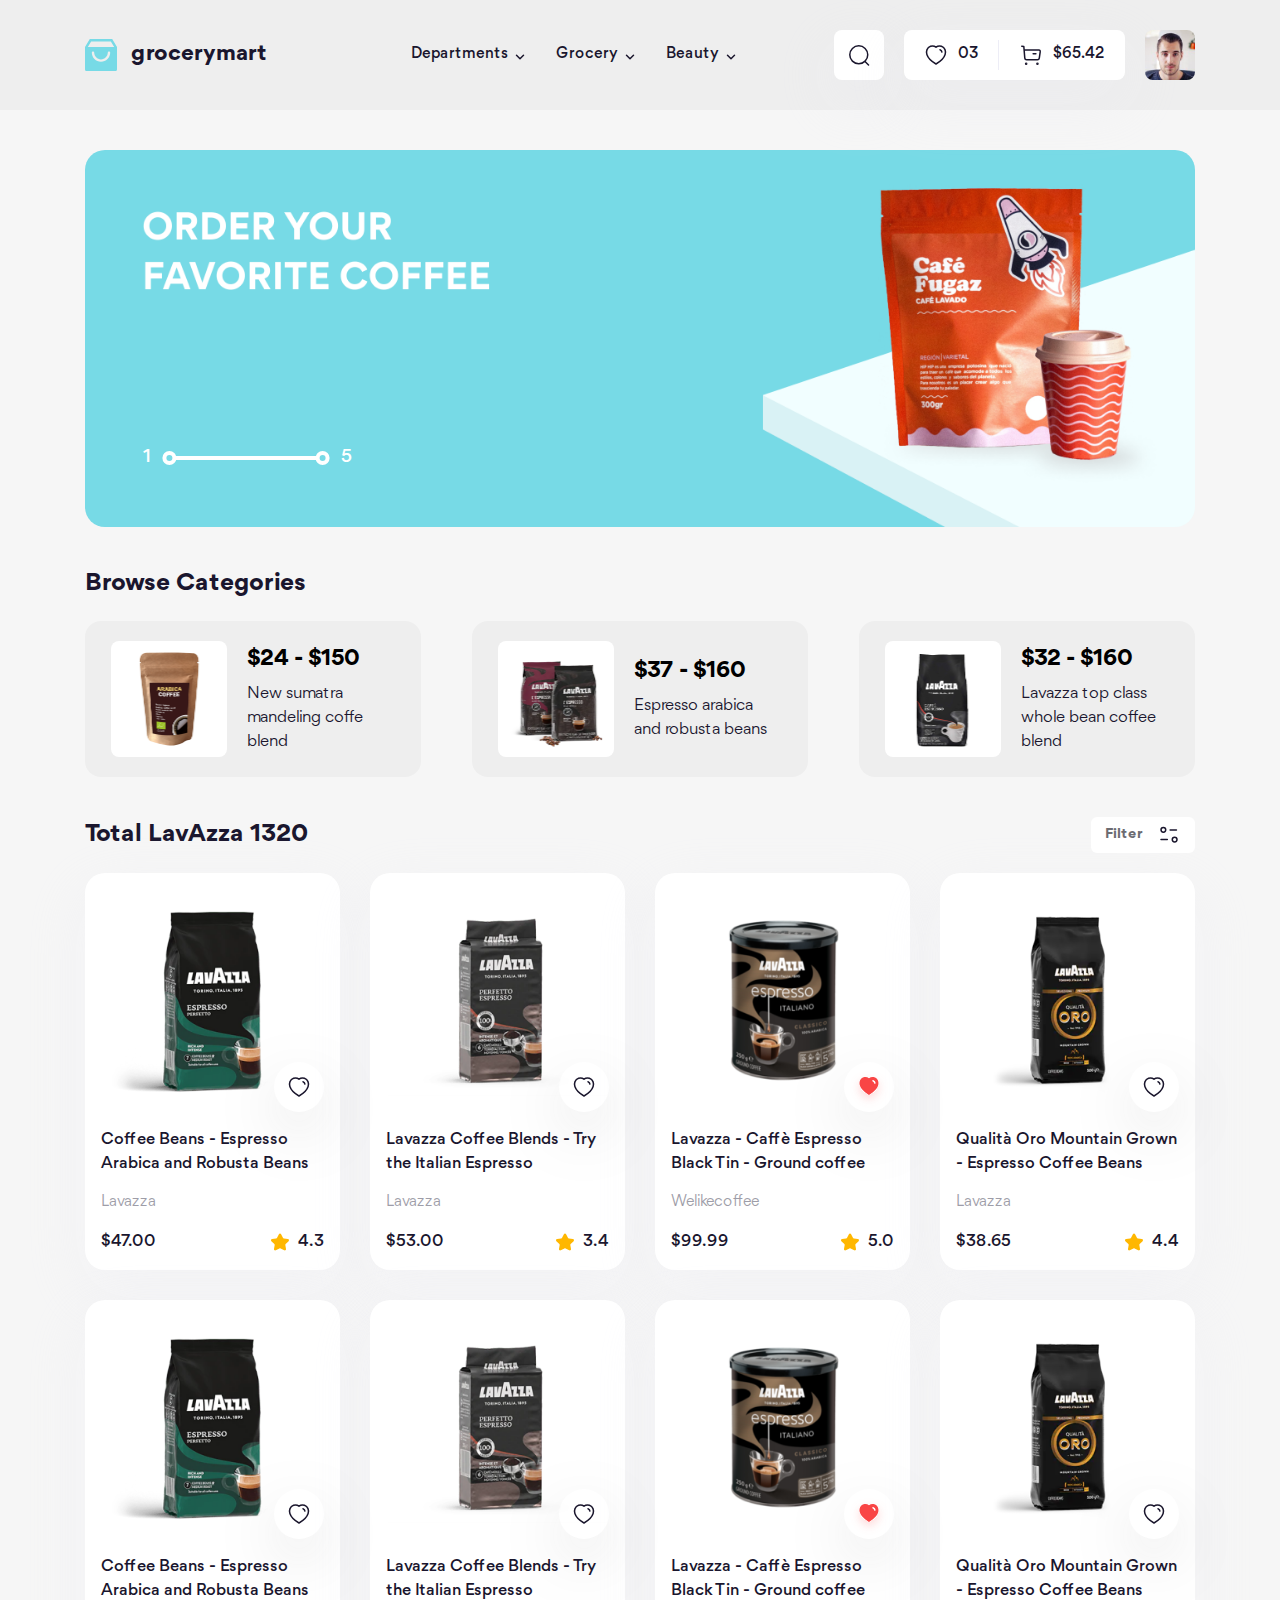
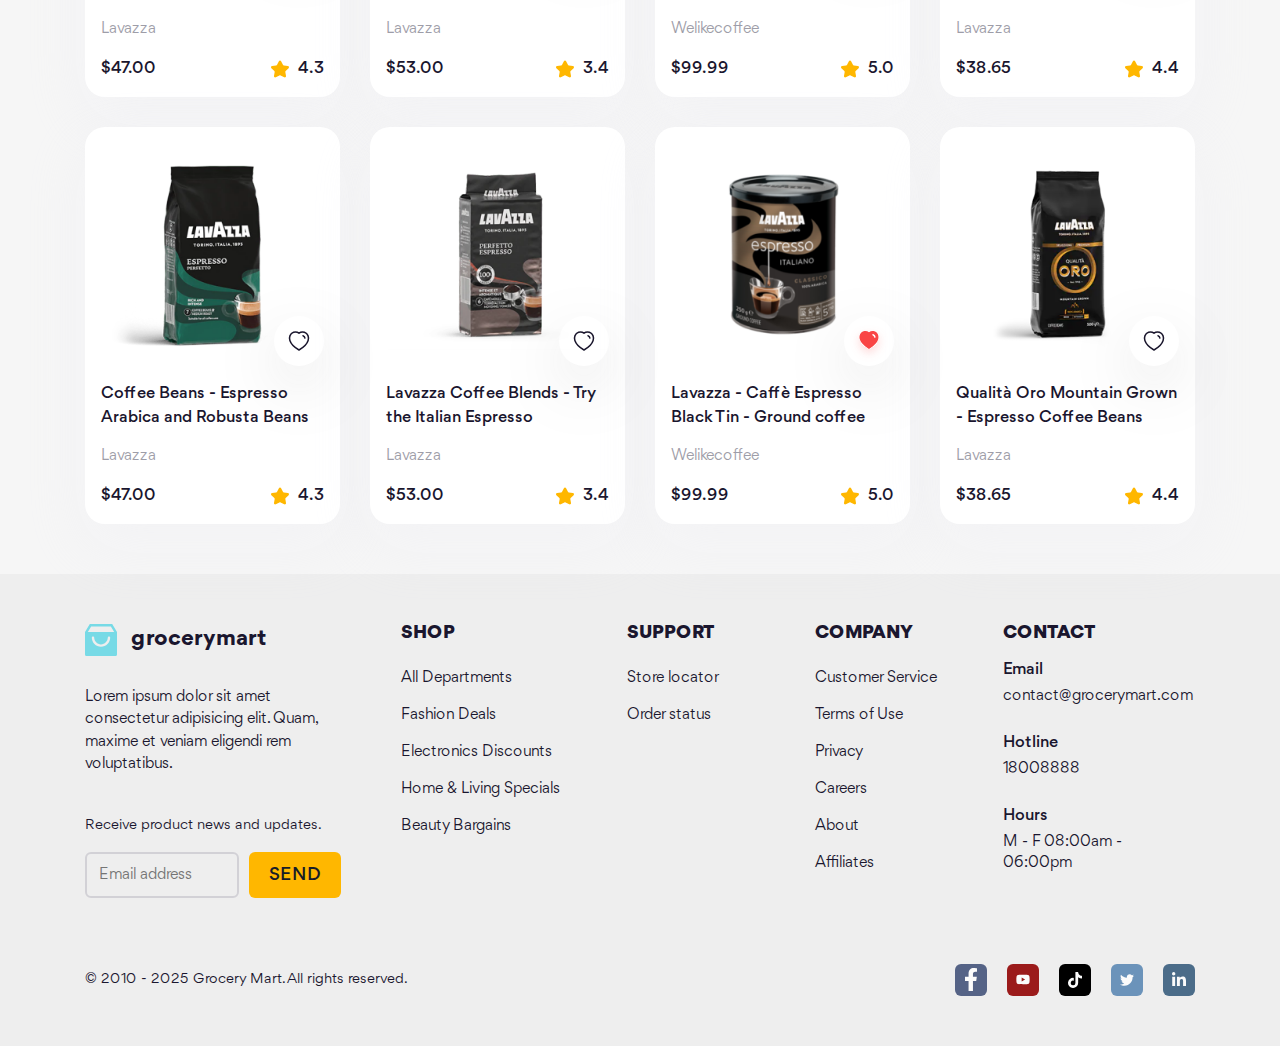
<file: index.html>
<!DOCTYPE html>
<html lang="en">
  <head>
    <meta charset="UTF-8" />
    <meta name="viewport" content="width=device-width, initial-scale=1.0" />
    <title>Grocery Mart</title>

    <!-- Favicon -->
    <link
      rel="apple-touch-icon"
      sizes="76x76"
      href="./assets/favicon/apple-touch-icon.png"
    />
    <link
      rel="icon"
      type="image/png"
      sizes="32x32"
      href="./assets/favicon/favicon-32x32.png"
    />
    <link
      rel="icon"
      type="image/png"
      sizes="16x16"
      href="./assets/favicon/favicon-16x16.png"
    />
    <link rel="manifest" href="./assets/favicon/site.webmanifest" />
    <meta name="msapplication-TileColor" content="#da532c" />
    <meta name="theme-color" content="#ffffff" />

    <!-- Fonts -->
    <link rel="stylesheet" href="./assets/fonts/stylesheet.css" />

    <!-- Styles -->
    <link rel="stylesheet" href="./assets/css/main.css" />

    <!-- Scripts -->
    <script src="./assets/js/scripts.js"></script>
  </head>
  <body>
    <!-- Header -->
    <header id="header" class="header"></header>
    <script>
      load("#header", "./templates/header.html");
    </script>

    <!-- MAIN -->
    <main class="container home">
      <!-- Slideshow -->
      <div class="home__container">
        <div class="slideshow">
          <div class="slideshow__inner">
            <div class="slideshow__item">
              <a href="#!" class="slideshow__link">
                <picture>
                  <source
                    media="(max-width: 767.98px)"
                    srcset="./assets/img/slideshow/item-1-md.png"
                  />
                  <img
                    src="./assets/img/slideshow/item-1.png"
                    alt=""
                    class="slideshow__img"
                  />
                </picture>
              </a>
            </div>
          </div>

          <div class="slideshow__page">
            <span class="slideshow__num">1</span>
            <span class="slideshow__slider"></span>
            <span class="slideshow__num">5</span>
          </div>
        </div>
      </div>

      <!-- Browse Categories -->
      <section class="home__container">
        <div class="home__row">
          <h2 class="home__heading">Browse Categories</h2>
        </div>
        <div class="home__cate row row-cols-3 row-cols-md-1">
          <!-- Category item 1 -->
          <div class="col">
            <a href="#!">
              <article class="cate-item">
                <img
                  src="./assets/img/category-item/item-1.png"
                  alt=""
                  class="cate-item__thumb"
                />
                <div class="cate-item__info">
                  <h3 class="cate-item__title">$24 - $150</h3>
                  <p class="cate-item__desc">
                    New sumatra mandeling coffe blend
                  </p>
                </div>
              </article>
            </a>
          </div>

          <!-- Category item 2 -->
          <div class="col">
            <a href="#!">
              <article class="cate-item">
                <img
                  src="./assets/img/category-item/item-2.png"
                  alt=""
                  class="cate-item__thumb"
                />
                <div class="cate-item__info">
                  <h3 class="cate-item__title">$37 - $160</h3>
                  <p class="cate-item__desc">
                    Espresso arabica and robusta beans
                  </p>
                </div>
              </article>
            </a>
          </div>

          <!-- Category item 3 -->
          <div class="col">
            <a href="#!">
              <article class="cate-item">
                <img
                  src="./assets/img/category-item/item-3.png"
                  alt=""
                  class="cate-item__thumb"
                />
                <div class="cate-item__info">
                  <h3 class="cate-item__title">$32 - $160</h3>
                  <p class="cate-item__desc">
                    Lavazza top class whole bean coffee blend
                  </p>
                </div>
              </article>
            </a>
          </div>
        </div>
      </section>

      <!-- Browse Products -->
      <section class="home__container">
        <div class="home__row">
          <h2 class="home__heading">Total LavAzza 1320</h2>
          <div class="filter-wrap">
            <button class="filter-btn js-toggle" toggle-target="#home-filter">
              Filter
              <img
                src="./assets/icons/filter.svg"
                alt=""
                class="filter-btn__icon icon"
              />
            </button>

            <div id="home-filter" class="filter hide">
              <img
                src="./assets/icons/arrow-up.png"
                alt=""
                class="filter__arrow"
              />
              <h3 class="filter__heading">Filter</h3>
              <form action="" class="filter__form">
                <div class="filter__row filter__content">
                  <!-- Filter column 1 -->
                  <div class="filter__col">
                    <label for="" class="filter__form-label">Price</label>
                    <div class="filter__form-group">
                      <div
                        class="filter__form-slider"
                        style="--min-value: 10%; --max-value: 60%"
                      ></div>
                    </div>
                    <div class="filter__form-group filter__form-group--inline">
                      <div>
                        <label
                          for=""
                          class="filter__form-label filter__form-label--small"
                        >
                          Minimum
                        </label>
                        <div
                          class="filter__form-text-input filter__form-text-input--small"
                        >
                          <input
                            type="text"
                            name=""
                            id=""
                            class="filter__form-input"
                            value="$30.00"
                          />
                        </div>
                      </div>
                      <div>
                        <label
                          for=""
                          class="filter__form-label filter__form-label--small"
                        >
                          Maximum
                        </label>
                        <div
                          class="filter__form-text-input filter__form-text-input--small"
                        >
                          <input
                            type="text"
                            name=""
                            id=""
                            class="filter__form-input"
                            value="$100.00"
                          />
                        </div>
                      </div>
                    </div>
                  </div>

                  <div class="filter__separate"></div>

                  <!-- Filter column 2 -->
                  <div class="filter__col">
                    <label for="" class="filter__form-label">Size/Weight</label>
                    <div class="filter__form-group">
                      <div class="filter__form-select-wrap">
                        <div class="filter__form-select" style="--width: 158px">
                          500g
                          <img
                            src="./assets/icons/select-arrow.svg"
                            alt=""
                            class="filter__form-select-arrow icon"
                          />
                        </div>
                        <div class="filter__form-select">
                          Gram
                          <img
                            src="./assets/icons/select-arrow.svg"
                            alt=""
                            class="filter__form-select-arrow icon"
                          />
                        </div>
                      </div>
                    </div>
                    <div class="filter__form-group">
                      <div class="filter__form-tags">
                        <button class="filter__form-tag">Small</button>
                        <button class="filter__form-tag">Medium</button>
                        <button class="filter__form-tag">Large</button>
                      </div>
                    </div>
                  </div>

                  <div class="filter__separate"></div>

                  <!-- Filter column 3 -->
                  <div class="filter__col">
                    <label for="" class="filter__form-label">Brand</label>
                    <div class="filter__form-group">
                      <div class="filter__form-text-input">
                        <input
                          type="text"
                          name=""
                          id=""
                          placeholder="Search brand name"
                          class="filter__form-input"
                        />
                        <img
                          src="./assets/icons/search.svg"
                          alt=""
                          class="filter__form-input-icon icon"
                        />
                      </div>
                    </div>
                    <div class="filter__form-group">
                      <div class="filter__form-tags">
                        <button class="filter__form-tag">Lavazza</button>
                        <button class="filter__form-tag">Nescafe</button>
                        <button class="filter__form-tag">Starbucks</button>
                      </div>
                    </div>
                  </div>
                </div>
                <div class="filter__row filter__footer">
                  <button
                    class="btn btn--text filter__cancel js-toggle"
                    toggle-target="#home-filter"
                  >
                    Cancel
                  </button>
                  <button
                    class="btn btn--primary filter__submit js-toggle"
                    toggle-target="#home-filter"
                  >
                    Show Result
                  </button>
                </div>
              </form>
            </div>
          </div>
        </div>

        <div class="row row-cols-4 row-cols-lg-2 row-cols-sm-1 g-3">
          <!-- Product card 1 -->
          <div class="col">
            <article class="product-card">
              <div class="product-card__img-wrap">
                <a href="#!">
                  <img
                    src="./assets/img/product/item-1.png"
                    alt=""
                    class="product-card__thumb"
                  />
                </a>
                <button class="like-btn product-card__like-btn">
                  <img
                    src="./assets/icons/heart.svg"
                    alt=""
                    class="like-btn__icon icon"
                  />
                  <img
                    src="./assets/icons/heart-red.svg"
                    alt=""
                    class="like-btn__icon--liked"
                  />
                </button>
              </div>
              <h3 class="product-card__title">
                <a href="#!"
                  >Coffee Beans - Espresso Arabica and Robusta Beans</a
                >
              </h3>
              <p class="product-card__brand">Lavazza</p>
              <div class="product-card__row">
                <span class="product-card__price">$47.00</span>
                <img
                  src="./assets/icons/star.svg"
                  alt=""
                  class="product-card__star"
                />
                <span class="product-card__score">4.3</span>
              </div>
            </article>
          </div>

          <!-- Product card 2 -->
          <div class="col">
            <article class="product-card">
              <div class="product-card__img-wrap">
                <a href="#!">
                  <img
                    src="./assets/img/product/item-2.png"
                    alt=""
                    class="product-card__thumb"
                  />
                </a>
                <button class="like-btn product-card__like-btn">
                  <img
                    src="./assets/icons/heart.svg"
                    alt=""
                    class="like-btn__icon icon"
                  />
                  <img
                    src="./assets/icons/heart-red.svg"
                    alt=""
                    class="like-btn__icon--liked"
                  />
                </button>
              </div>
              <h3 class="product-card__title">
                <a href="#!"
                  >Lavazza Coffee Blends - Try the Italian Espresso</a
                >
              </h3>
              <p class="product-card__brand">Lavazza</p>
              <div class="product-card__row">
                <span class="product-card__price">$53.00</span>
                <img
                  src="./assets/icons/star.svg"
                  alt=""
                  class="product-card__star"
                />
                <span class="product-card__score">3.4</span>
              </div>
            </article>
          </div>

          <!-- Product card 3 -->
          <div class="col">
            <article class="product-card">
              <div class="product-card__img-wrap">
                <a href="#!">
                  <img
                    src="./assets/img/product/item-3.png"
                    alt=""
                    class="product-card__thumb"
                  />
                </a>
                <button class="like-btn like-btn--liked product-card__like-btn">
                  <img
                    src="./assets/icons/heart.svg"
                    alt=""
                    class="like-btn__icon icon"
                  />
                  <img
                    src="./assets/icons/heart-red.svg"
                    alt=""
                    class="like-btn__icon--liked"
                  />
                </button>
              </div>
              <h3 class="product-card__title">
                <a href="#!"
                  >Lavazza - Caffè Espresso Black Tin - Ground coffee</a
                >
              </h3>
              <p class="product-card__brand">Welikecoffee</p>
              <div class="product-card__row">
                <span class="product-card__price">$99.99</span>
                <img
                  src="./assets/icons/star.svg"
                  alt=""
                  class="product-card__star"
                />
                <span class="product-card__score">5.0</span>
              </div>
            </article>
          </div>

          <!-- Product card 4 -->
          <div class="col">
            <article class="product-card">
              <div class="product-card__img-wrap">
                <a href="#!">
                  <img
                    src="./assets/img/product/item-4.png"
                    alt=""
                    class="product-card__thumb"
                  />
                </a>
                <button class="like-btn product-card__like-btn">
                  <img
                    src="./assets/icons/heart.svg"
                    alt=""
                    class="like-btn__icon icon"
                  />
                  <img
                    src="./assets/icons/heart-red.svg"
                    alt=""
                    class="like-btn__icon--liked"
                  />
                </button>
              </div>
              <h3 class="product-card__title">
                <a href="#!"
                  >Qualità Oro Mountain Grown - Espresso Coffee Beans</a
                >
              </h3>
              <p class="product-card__brand">Lavazza</p>
              <div class="product-card__row">
                <span class="product-card__price">$38.65</span>
                <img
                  src="./assets/icons/star.svg"
                  alt=""
                  class="product-card__star"
                />
                <span class="product-card__score">4.4</span>
              </div>
            </article>
          </div>

          <!-- Product card 5 -->
          <div class="col">
            <article class="product-card">
              <div class="product-card__img-wrap">
                <a href="#!">
                  <img
                    src="./assets/img/product/item-1.png"
                    alt=""
                    class="product-card__thumb"
                  />
                </a>
                <button class="like-btn product-card__like-btn">
                  <img
                    src="./assets/icons/heart.svg"
                    alt=""
                    class="like-btn__icon icon"
                  />
                  <img
                    src="./assets/icons/heart-red.svg"
                    alt=""
                    class="like-btn__icon--liked"
                  />
                </button>
              </div>
              <h3 class="product-card__title">
                <a href="#!"
                  >Coffee Beans - Espresso Arabica and Robusta Beans</a
                >
              </h3>
              <p class="product-card__brand">Lavazza</p>
              <div class="product-card__row">
                <span class="product-card__price">$47.00</span>
                <img
                  src="./assets/icons/star.svg"
                  alt=""
                  class="product-card__star"
                />
                <span class="product-card__score">4.3</span>
              </div>
            </article>
          </div>

          <!-- Product card 6 -->
          <div class="col">
            <article class="product-card">
              <div class="product-card__img-wrap">
                <a href="#!">
                  <img
                    src="./assets/img/product/item-2.png"
                    alt=""
                    class="product-card__thumb"
                  />
                </a>
                <button class="like-btn product-card__like-btn">
                  <img
                    src="./assets/icons/heart.svg"
                    alt=""
                    class="like-btn__icon icon"
                  />
                  <img
                    src="./assets/icons/heart-red.svg"
                    alt=""
                    class="like-btn__icon--liked"
                  />
                </button>
              </div>
              <h3 class="product-card__title">
                <a href="#!"
                  >Lavazza Coffee Blends - Try the Italian Espresso</a
                >
              </h3>
              <p class="product-card__brand">Lavazza</p>
              <div class="product-card__row">
                <span class="product-card__price">$53.00</span>
                <img
                  src="./assets/icons/star.svg"
                  alt=""
                  class="product-card__star"
                />
                <span class="product-card__score">3.4</span>
              </div>
            </article>
          </div>

          <!-- Product card 7 -->
          <div class="col">
            <article class="product-card">
              <div class="product-card__img-wrap">
                <a href="#!">
                  <img
                    src="./assets/img/product/item-3.png"
                    alt=""
                    class="product-card__thumb"
                  />
                </a>
                <button class="like-btn like-btn--liked product-card__like-btn">
                  <img
                    src="./assets/icons/heart.svg"
                    alt=""
                    class="like-btn__icon icon"
                  />
                  <img
                    src="./assets/icons/heart-red.svg"
                    alt=""
                    class="like-btn__icon--liked"
                  />
                </button>
              </div>
              <h3 class="product-card__title">
                <a href="#!"
                  >Lavazza - Caffè Espresso Black Tin - Ground coffee</a
                >
              </h3>
              <p class="product-card__brand">Welikecoffee</p>
              <div class="product-card__row">
                <span class="product-card__price">$99.99</span>
                <img
                  src="./assets/icons/star.svg"
                  alt=""
                  class="product-card__star"
                />
                <span class="product-card__score">5.0</span>
              </div>
            </article>
          </div>

          <!-- Product card 8 -->
          <div class="col">
            <article class="product-card">
              <div class="product-card__img-wrap">
                <a href="#!">
                  <img
                    src="./assets/img/product/item-4.png"
                    alt=""
                    class="product-card__thumb"
                  />
                </a>
                <button class="like-btn product-card__like-btn">
                  <img
                    src="./assets/icons/heart.svg"
                    alt=""
                    class="like-btn__icon icon"
                  />
                  <img
                    src="./assets/icons/heart-red.svg"
                    alt=""
                    class="like-btn__icon--liked"
                  />
                </button>
              </div>
              <h3 class="product-card__title">
                <a href="#!"
                  >Qualità Oro Mountain Grown - Espresso Coffee Beans</a
                >
              </h3>
              <p class="product-card__brand">Lavazza</p>
              <div class="product-card__row">
                <span class="product-card__price">$38.65</span>
                <img
                  src="./assets/icons/star.svg"
                  alt=""
                  class="product-card__star"
                />
                <span class="product-card__score">4.4</span>
              </div>
            </article>
          </div>

          <!-- Product card 9 -->
          <div class="col">
            <article class="product-card">
              <div class="product-card__img-wrap">
                <a href="#!">
                  <img
                    src="./assets/img/product/item-1.png"
                    alt=""
                    class="product-card__thumb"
                  />
                </a>
                <button class="like-btn product-card__like-btn">
                  <img
                    src="./assets/icons/heart.svg"
                    alt=""
                    class="like-btn__icon icon"
                  />
                  <img
                    src="./assets/icons/heart-red.svg"
                    alt=""
                    class="like-btn__icon--liked"
                  />
                </button>
              </div>
              <h3 class="product-card__title">
                <a href="#!"
                  >Coffee Beans - Espresso Arabica and Robusta Beans</a
                >
              </h3>
              <p class="product-card__brand">Lavazza</p>
              <div class="product-card__row">
                <span class="product-card__price">$47.00</span>
                <img
                  src="./assets/icons/star.svg"
                  alt=""
                  class="product-card__star"
                />
                <span class="product-card__score">4.3</span>
              </div>
            </article>
          </div>

          <!-- Product card 10 -->
          <div class="col">
            <article class="product-card">
              <div class="product-card__img-wrap">
                <a href="#!">
                  <img
                    src="./assets/img/product/item-2.png"
                    alt=""
                    class="product-card__thumb"
                  />
                </a>
                <button class="like-btn product-card__like-btn">
                  <img
                    src="./assets/icons/heart.svg"
                    alt=""
                    class="like-btn__icon icon"
                  />
                  <img
                    src="./assets/icons/heart-red.svg"
                    alt=""
                    class="like-btn__icon--liked"
                  />
                </button>
              </div>
              <h3 class="product-card__title">
                <a href="#!"
                  >Lavazza Coffee Blends - Try the Italian Espresso</a
                >
              </h3>
              <p class="product-card__brand">Lavazza</p>
              <div class="product-card__row">
                <span class="product-card__price">$53.00</span>
                <img
                  src="./assets/icons/star.svg"
                  alt=""
                  class="product-card__star"
                />
                <span class="product-card__score">3.4</span>
              </div>
            </article>
          </div>

          <!-- Product card 11 -->
          <div class="col">
            <article class="product-card">
              <div class="product-card__img-wrap">
                <a href="#!">
                  <img
                    src="./assets/img/product/item-3.png"
                    alt=""
                    class="product-card__thumb"
                  />
                </a>
                <button class="like-btn like-btn--liked product-card__like-btn">
                  <img
                    src="./assets/icons/heart.svg"
                    alt=""
                    class="like-btn__icon icon"
                  />
                  <img
                    src="./assets/icons/heart-red.svg"
                    alt=""
                    class="like-btn__icon--liked"
                  />
                </button>
              </div>
              <h3 class="product-card__title">
                <a href="#!"
                  >Lavazza - Caffè Espresso Black Tin - Ground coffee</a
                >
              </h3>
              <p class="product-card__brand">Welikecoffee</p>
              <div class="product-card__row">
                <span class="product-card__price">$99.99</span>
                <img
                  src="./assets/icons/star.svg"
                  alt=""
                  class="product-card__star"
                />
                <span class="product-card__score">5.0</span>
              </div>
            </article>
          </div>

          <!-- Product card 12 -->
          <div class="col">
            <article class="product-card">
              <div class="product-card__img-wrap">
                <a href="#!">
                  <img
                    src="./assets/img/product/item-4.png"
                    alt=""
                    class="product-card__thumb"
                  />
                </a>
                <button class="like-btn product-card__like-btn">
                  <img
                    src="./assets/icons/heart.svg"
                    alt=""
                    class="like-btn__icon icon"
                  />
                  <img
                    src="./assets/icons/heart-red.svg"
                    alt=""
                    class="like-btn__icon--liked"
                  />
                </button>
              </div>
              <h3 class="product-card__title">
                <a href="#!"
                  >Qualità Oro Mountain Grown - Espresso Coffee Beans</a
                >
              </h3>
              <p class="product-card__brand">Lavazza</p>
              <div class="product-card__row">
                <span class="product-card__price">$38.65</span>
                <img
                  src="./assets/icons/star.svg"
                  alt=""
                  class="product-card__star"
                />
                <span class="product-card__score">4.4</span>
              </div>
            </article>
          </div>
        </div>
      </section>
    </main>

    <!-- Footer -->
    <footer id="footer" class="footer"></footer>
    <script>
      load("#footer", "./templates/footer.html");
    </script>
  </body>
</html>
</file>
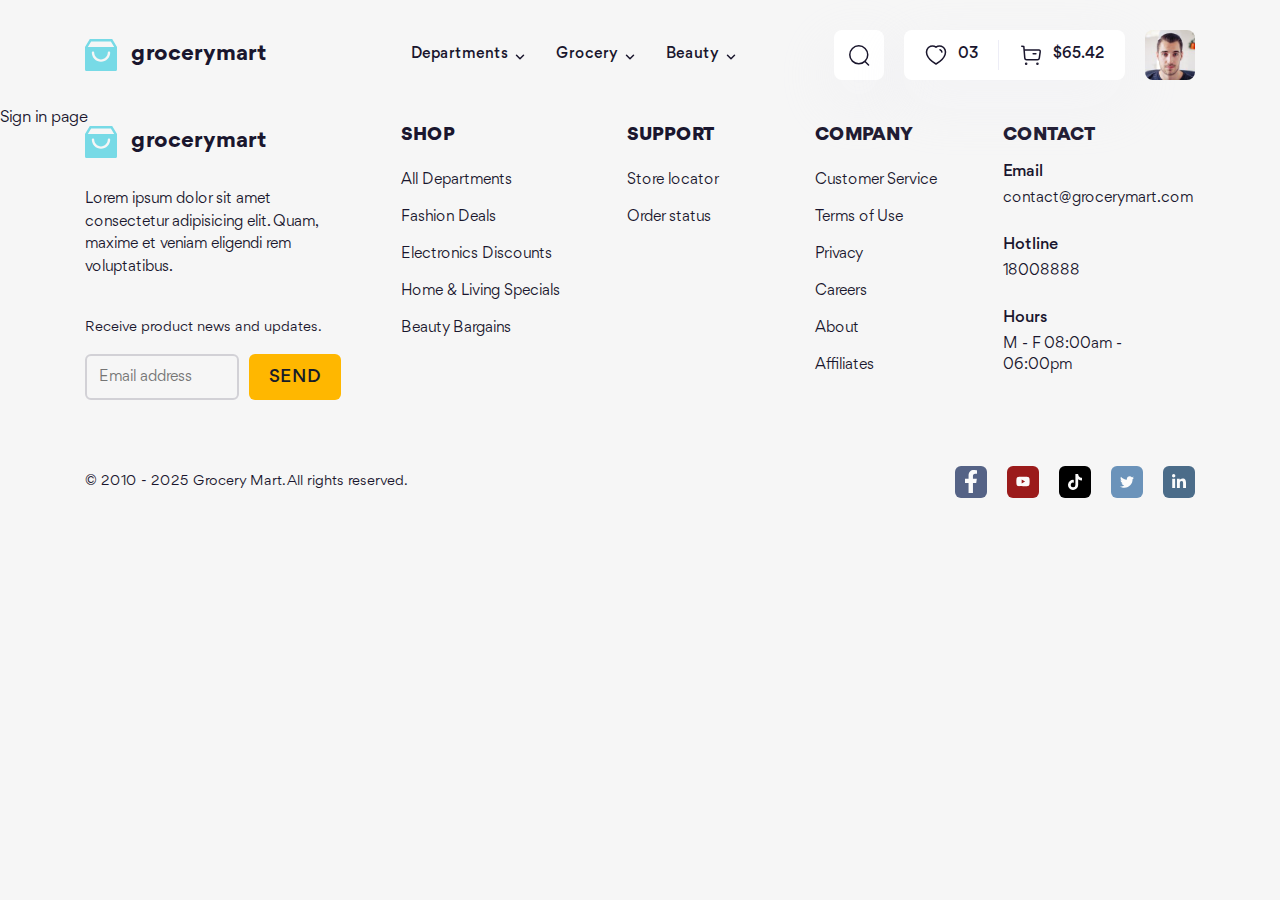
<file: sign-in.html>
<!DOCTYPE html>
<html lang="en">
    <head>
        <meta charset="UTF-8" />
        <meta name="viewport" content="width=device-width, initial-scale=1.0" />
        <title>Sign in | Grocery Mart</title>

        <!-- Favicon -->
        <link
            rel="apple-touch-icon"
            sizes="76x76"
            href="./assets/favicon/apple-touch-icon.png"
        />
        <link
            rel="icon"
            type="image/png"
            sizes="32x32"
            href="./assets/favicon/favicon-32x32.png"
        />
        <link
            rel="icon"
            type="image/png"
            sizes="16x16"
            href="./assets/favicon/favicon-16x16.png"
        />
        <link rel="manifest" href="./assets/favicon/site.webmanifest" />
        <meta name="msapplication-TileColor" content="#da532c" />
        <meta name="theme-color" content="#ffffff" />

        <!-- Fonts -->
        <link rel="stylesheet" href="./assets/fonts/stylesheet.css" />

        <!-- Styles -->
        <link rel="stylesheet" href="./assets/css/main.css" />

        <!-- Scripts -->
        <script src="./assets/js/scripts.js"></script>
    </head>
    <body>
        <!-- Header -->
        <header id="header"></header>
        <script>
            load("#header", "./templates/header.html");
        </script>

        <!-- Main -->
        <h1>Sign in page</h1>

        <!-- Footer -->
        <footer id="footer"></footer>
        <script>
            load("#footer", "./templates/footer.html");
        </script>
    </body>
</html>
</file>
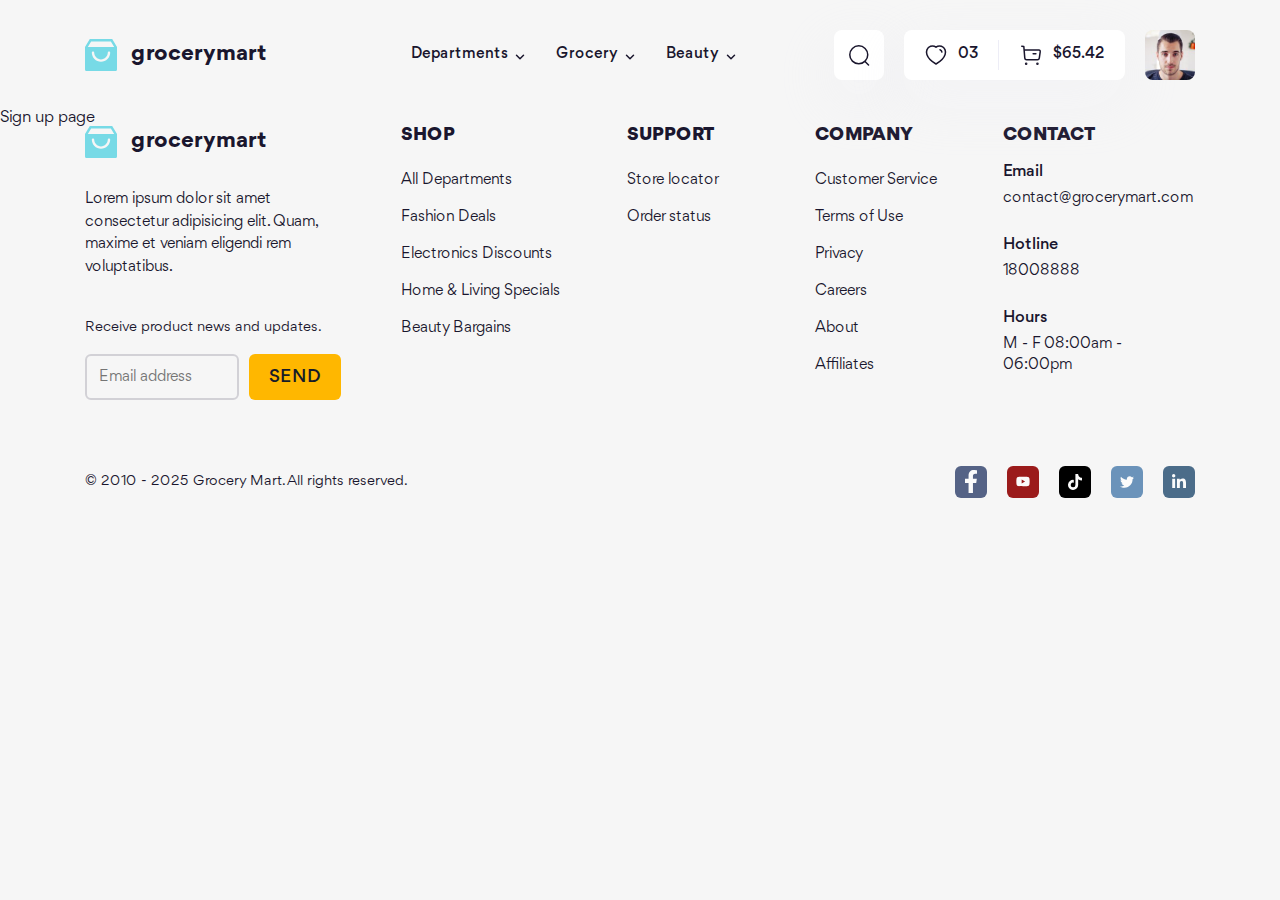
<file: sign-up.html>
<!DOCTYPE html>
<html lang="en">
    <head>
        <meta charset="UTF-8" />
        <meta name="viewport" content="width=device-width, initial-scale=1.0" />
        <title>Sign up | Grocery Mart</title>

        <!-- Favicon -->
        <link
            rel="apple-touch-icon"
            sizes="76x76"
            href="./assets/favicon/apple-touch-icon.png"
        />
        <link
            rel="icon"
            type="image/png"
            sizes="32x32"
            href="./assets/favicon/favicon-32x32.png"
        />
        <link
            rel="icon"
            type="image/png"
            sizes="16x16"
            href="./assets/favicon/favicon-16x16.png"
        />
        <link rel="manifest" href="./assets/favicon/site.webmanifest" />
        <meta name="msapplication-TileColor" content="#da532c" />
        <meta name="theme-color" content="#ffffff" />

        <!-- Fonts -->
        <link rel="stylesheet" href="./assets/fonts/stylesheet.css" />

        <!-- Styles -->
        <link rel="stylesheet" href="./assets/css/main.css" />

        <!-- Scripts -->
        <script src="./assets/js/scripts.js"></script>
    </head>
    <body>
        <!-- Header -->
        <header id="header"></header>
        <script>
            load("#header", "./templates/header.html");
        </script>

        <!-- Main -->
        <h1>Sign up page</h1>

        <!-- Footer -->
        <footer id="footer"></footer>
        <script>
            load("#footer", "./templates/footer.html");
        </script>
    </body>
</html>
</file>
<file: assets/fonts/stylesheet.css>
@font-face {
    font-family: 'Gordita';
    src: url('Gordita-BoldItalic.woff2') format('woff2'),
        url('Gordita-BoldItalic.woff') format('woff');
    font-weight: bold;
    font-style: italic;
    font-display: swap;
}

@font-face {
    font-family: 'Gordita';
    src: url('Gordita-LightItalic.woff2') format('woff2'),
        url('Gordita-LightItalic.woff') format('woff');
    font-weight: 300;
    font-style: italic;
    font-display: swap;
}

@font-face {
    font-family: 'Gordita';
    src: url('Gordita-Bold.woff2') format('woff2'),
        url('Gordita-Bold.woff') format('woff');
    font-weight: bold;
    font-style: normal;
    font-display: swap;
}

@font-face {
    font-family: 'Gordita';
    src: url('Gordita-BlackItalic.woff2') format('woff2'),
        url('Gordita-BlackItalic.woff') format('woff');
    font-weight: 900;
    font-style: italic;
    font-display: swap;
}

@font-face {
    font-family: 'Gordita';
    src: url('Gordita-Light.woff2') format('woff2'),
        url('Gordita-Light.woff') format('woff');
    font-weight: 300;
    font-style: normal;
    font-display: swap;
}

@font-face {
    font-family: 'Gordita';
    src: url('Gordita-Black.woff2') format('woff2'),
        url('Gordita-Black.woff') format('woff');
    font-weight: 900;
    font-style: normal;
    font-display: swap;
}

@font-face {
    font-family: 'Gordita';
    src: url('Gordita-Regular.woff2') format('woff2'),
        url('Gordita-Regular.woff') format('woff');
    font-weight: normal;
    font-style: normal;
    font-display: swap;
}

@font-face {
    font-family: 'Gordita';
    src: url('Gordita-MediumItalic.woff2') format('woff2'),
        url('Gordita-MediumItalic.woff') format('woff');
    font-weight: 500;
    font-style: italic;
    font-display: swap;
}

@font-face {
    font-family: 'Gordita';
    src: url('Gordita-Italic.woff2') format('woff2'),
        url('Gordita-Italic.woff') format('woff');
    font-weight: normal;
    font-style: italic;
    font-display: swap;
}

@font-face {
    font-family: 'Gordita';
    src: url('Gordita-Medium.woff2') format('woff2'),
        url('Gordita-Medium.woff') format('woff');
    font-weight: 500;
    font-style: normal;
    font-display: swap;
}
</file>
<file: assets/css/main.css>
/* http://meyerweb.com/eric/tools/css/reset/ 
   v2.0 | 20110126
   License: none (public domain)
*/
html,
body,
div,
span,
applet,
object,
iframe,
h1,
h2,
h3,
h4,
h5,
h6,
p,
blockquote,
pre,
a,
abbr,
acronym,
address,
big,
cite,
code,
del,
dfn,
em,
img,
ins,
kbd,
q,
s,
samp,
small,
strike,
strong,
sub,
sup,
tt,
var,
b,
u,
i,
center,
dl,
dt,
dd,
ol,
ul,
li,
fieldset,
form,
label,
legend,
table,
caption,
tbody,
tfoot,
thead,
tr,
th,
td,
article,
aside,
canvas,
details,
embed,
figure,
figcaption,
footer,
header,
hgroup,
menu,
nav,
output,
ruby,
section,
summary,
time,
mark,
audio,
video {
  margin: 0;
  padding: 0;
  border: 0;
  font-size: 100%;
  font: inherit;
  vertical-align: baseline;
}

/* HTML5 display-role reset for older browsers */
article,
aside,
details,
figcaption,
figure,
footer,
header,
hgroup,
menu,
nav,
section {
  display: block;
}

body {
  line-height: 1;
}

ol,
ul {
  list-style: none;
}

blockquote,
q {
  quotes: none;
}

blockquote:before,
blockquote:after,
q:before,
q:after {
  content: "";
  content: none;
}

table {
  border-collapse: collapse;
  border-spacing: 0;
}

*,
::before,
::after {
  box-sizing: border-box;
}

html {
  font-size: 62.5%;
}

body {
  font-size: 1.6rem;
  font-family: Gordita, sans-serif;
  color: var(--text-color);
  background: var(--body-bg);
}

a {
  color: inherit;
  text-decoration: none;
}

button {
  border: none;
  outline: none;
  background: transparent;
  padding: 0;
  cursor: pointer;
}

a,
img,
button,
input,
textarea,
select {
  padding: 0;
  font-family: inherit;
  color: inherit;
  outline: none;
  border: none;
  -webkit-tap-highlight-color: transparent;
}

input {
  background: transparent;
}

.icon {
  filter: var(--icon-color);
}

@media (max-width: 575.98px) {
  .container {
    padding-left: 20px !important;
    padding-right: 20px !important;
  }
}

.row > *, .container-fluid, .container {
  padding-left: calc(var(--grid-gutter-x) * 0.5);
  padding-right: calc(var(--grid-gutter-x) * 0.5);
}

.container-fluid, .container {
  --grid-gutter-x: 30px;
  --grid-gutter-y: 0;
  width: 1370px;
  margin-left: auto;
  margin-right: auto;
}

.container {
  width: 1370px;
}

.row {
  display: flex;
  flex-wrap: wrap;
  margin-top: calc(var(--grid-gutter-y) * -1);
  margin-left: calc(var(--grid-gutter-x) * 0.5 * -1);
  margin-right: calc(var(--grid-gutter-x) * 0.5 * -1);
}
.row > * {
  margin-top: var(--grid-gutter-y);
}

.col {
  flex: 1 0;
}

.row-cols-1 > * {
  flex: 0 0 auto;
  width: 100%;
}

.row-cols-2 > * {
  flex: 0 0 auto;
  width: 50%;
}

.row-cols-3 > * {
  flex: 0 0 auto;
  width: 33.3333333333%;
}

.row-cols-4 > * {
  flex: 0 0 auto;
  width: 25%;
}

.row-cols-5 > * {
  flex: 0 0 auto;
  width: 20%;
}

.row-cols-6 > * {
  flex: 0 0 auto;
  width: 16.6666666667%;
}

.col-1 {
  flex: 0 0 auto;
  width: 8.3333333333%;
}

.col-2 {
  flex: 0 0 auto;
  width: 16.6666666667%;
}

.col-3 {
  flex: 0 0 auto;
  width: 25%;
}

.col-4 {
  flex: 0 0 auto;
  width: 33.3333333333%;
}

.col-5 {
  flex: 0 0 auto;
  width: 41.6666666667%;
}

.col-6 {
  flex: 0 0 auto;
  width: 50%;
}

.col-7 {
  flex: 0 0 auto;
  width: 58.3333333333%;
}

.col-8 {
  flex: 0 0 auto;
  width: 66.6666666667%;
}

.col-9 {
  flex: 0 0 auto;
  width: 75%;
}

.col-10 {
  flex: 0 0 auto;
  width: 83.3333333333%;
}

.col-11 {
  flex: 0 0 auto;
  width: 91.6666666667%;
}

.col-12 {
  flex: 0 0 auto;
  width: 100%;
}

.offset-0 {
  margin-left: 0;
}

.offset-1 {
  margin-left: 8.3333333333%;
}

.offset-2 {
  margin-left: 16.6666666667%;
}

.offset-3 {
  margin-left: 25%;
}

.offset-4 {
  margin-left: 33.3333333333%;
}

.offset-5 {
  margin-left: 41.6666666667%;
}

.offset-6 {
  margin-left: 50%;
}

.offset-7 {
  margin-left: 58.3333333333%;
}

.offset-8 {
  margin-left: 66.6666666667%;
}

.offset-9 {
  margin-left: 75%;
}

.offset-10 {
  margin-left: 83.3333333333%;
}

.offset-11 {
  margin-left: 91.6666666667%;
}

.g-0,
.gx-0 {
  --grid-gutter-x: 0px;
}

.g-0,
.gy-0 {
  --grid-gutter-y: 0px;
}

.g-1,
.gx-1 {
  --grid-gutter-x: 7.5px;
}

.g-1,
.gy-1 {
  --grid-gutter-y: 7.5px;
}

.g-2,
.gx-2 {
  --grid-gutter-x: 15px;
}

.g-2,
.gy-2 {
  --grid-gutter-y: 15px;
}

.g-3,
.gx-3 {
  --grid-gutter-x: 30px;
}

.g-3,
.gy-3 {
  --grid-gutter-y: 30px;
}

.g-4,
.gx-4 {
  --grid-gutter-x: 45px;
}

.g-4,
.gy-4 {
  --grid-gutter-y: 45px;
}

.g-5,
.gx-5 {
  --grid-gutter-x: 90px;
}

.g-5,
.gy-5 {
  --grid-gutter-y: 90px;
}

@media (max-width: 1399.98px) {
  .container {
    max-width: 1140px;
  }
  .row-cols-xxl-1 > * {
    flex: 0 0 auto;
    width: 100%;
  }
  .row-cols-xxl-2 > * {
    flex: 0 0 auto;
    width: 50%;
  }
  .row-cols-xxl-3 > * {
    flex: 0 0 auto;
    width: 33.3333333333%;
  }
  .row-cols-xxl-4 > * {
    flex: 0 0 auto;
    width: 25%;
  }
  .row-cols-xxl-5 > * {
    flex: 0 0 auto;
    width: 20%;
  }
  .row-cols-xxl-6 > * {
    flex: 0 0 auto;
    width: 16.6666666667%;
  }
  .col-xxl-1 {
    flex: 0 0 auto;
    width: 8.3333333333%;
  }
  .col-xxl-2 {
    flex: 0 0 auto;
    width: 16.6666666667%;
  }
  .col-xxl-3 {
    flex: 0 0 auto;
    width: 25%;
  }
  .col-xxl-4 {
    flex: 0 0 auto;
    width: 33.3333333333%;
  }
  .col-xxl-5 {
    flex: 0 0 auto;
    width: 41.6666666667%;
  }
  .col-xxl-6 {
    flex: 0 0 auto;
    width: 50%;
  }
  .col-xxl-7 {
    flex: 0 0 auto;
    width: 58.3333333333%;
  }
  .col-xxl-8 {
    flex: 0 0 auto;
    width: 66.6666666667%;
  }
  .col-xxl-9 {
    flex: 0 0 auto;
    width: 75%;
  }
  .col-xxl-10 {
    flex: 0 0 auto;
    width: 83.3333333333%;
  }
  .col-xxl-11 {
    flex: 0 0 auto;
    width: 91.6666666667%;
  }
  .col-xxl-12 {
    flex: 0 0 auto;
    width: 100%;
  }
  .offset-xxl-0 {
    margin-left: 0;
  }
  .offset-xxl-1 {
    margin-left: 8.3333333333%;
  }
  .offset-xxl-2 {
    margin-left: 16.6666666667%;
  }
  .offset-xxl-3 {
    margin-left: 25%;
  }
  .offset-xxl-4 {
    margin-left: 33.3333333333%;
  }
  .offset-xxl-5 {
    margin-left: 41.6666666667%;
  }
  .offset-xxl-6 {
    margin-left: 50%;
  }
  .offset-xxl-7 {
    margin-left: 58.3333333333%;
  }
  .offset-xxl-8 {
    margin-left: 66.6666666667%;
  }
  .offset-xxl-9 {
    margin-left: 75%;
  }
  .offset-xxl-10 {
    margin-left: 83.3333333333%;
  }
  .offset-xxl-11 {
    margin-left: 91.6666666667%;
  }
  .g-xxl-0,
  .gx-xxl-0 {
    --grid-gutter-x: 0px;
  }
  .g-xxl-0,
  .gy-xxl-0 {
    --grid-gutter-y: 0px;
  }
  .g-xxl-1,
  .gx-xxl-1 {
    --grid-gutter-x: 7.5px;
  }
  .g-xxl-1,
  .gy-xxl-1 {
    --grid-gutter-y: 7.5px;
  }
  .g-xxl-2,
  .gx-xxl-2 {
    --grid-gutter-x: 15px;
  }
  .g-xxl-2,
  .gy-xxl-2 {
    --grid-gutter-y: 15px;
  }
  .g-xxl-3,
  .gx-xxl-3 {
    --grid-gutter-x: 30px;
  }
  .g-xxl-3,
  .gy-xxl-3 {
    --grid-gutter-y: 30px;
  }
  .g-xxl-4,
  .gx-xxl-4 {
    --grid-gutter-x: 45px;
  }
  .g-xxl-4,
  .gy-xxl-4 {
    --grid-gutter-y: 45px;
  }
  .g-xxl-5,
  .gx-xxl-5 {
    --grid-gutter-x: 90px;
  }
  .g-xxl-5,
  .gy-xxl-5 {
    --grid-gutter-y: 90px;
  }
}
@media (max-width: 1199.98px) {
  .container {
    max-width: 960px;
  }
  .row-cols-xl-1 > * {
    flex: 0 0 auto;
    width: 100%;
  }
  .row-cols-xl-2 > * {
    flex: 0 0 auto;
    width: 50%;
  }
  .row-cols-xl-3 > * {
    flex: 0 0 auto;
    width: 33.3333333333%;
  }
  .row-cols-xl-4 > * {
    flex: 0 0 auto;
    width: 25%;
  }
  .row-cols-xl-5 > * {
    flex: 0 0 auto;
    width: 20%;
  }
  .row-cols-xl-6 > * {
    flex: 0 0 auto;
    width: 16.6666666667%;
  }
  .col-xl-1 {
    flex: 0 0 auto;
    width: 8.3333333333%;
  }
  .col-xl-2 {
    flex: 0 0 auto;
    width: 16.6666666667%;
  }
  .col-xl-3 {
    flex: 0 0 auto;
    width: 25%;
  }
  .col-xl-4 {
    flex: 0 0 auto;
    width: 33.3333333333%;
  }
  .col-xl-5 {
    flex: 0 0 auto;
    width: 41.6666666667%;
  }
  .col-xl-6 {
    flex: 0 0 auto;
    width: 50%;
  }
  .col-xl-7 {
    flex: 0 0 auto;
    width: 58.3333333333%;
  }
  .col-xl-8 {
    flex: 0 0 auto;
    width: 66.6666666667%;
  }
  .col-xl-9 {
    flex: 0 0 auto;
    width: 75%;
  }
  .col-xl-10 {
    flex: 0 0 auto;
    width: 83.3333333333%;
  }
  .col-xl-11 {
    flex: 0 0 auto;
    width: 91.6666666667%;
  }
  .col-xl-12 {
    flex: 0 0 auto;
    width: 100%;
  }
  .offset-xl-0 {
    margin-left: 0;
  }
  .offset-xl-1 {
    margin-left: 8.3333333333%;
  }
  .offset-xl-2 {
    margin-left: 16.6666666667%;
  }
  .offset-xl-3 {
    margin-left: 25%;
  }
  .offset-xl-4 {
    margin-left: 33.3333333333%;
  }
  .offset-xl-5 {
    margin-left: 41.6666666667%;
  }
  .offset-xl-6 {
    margin-left: 50%;
  }
  .offset-xl-7 {
    margin-left: 58.3333333333%;
  }
  .offset-xl-8 {
    margin-left: 66.6666666667%;
  }
  .offset-xl-9 {
    margin-left: 75%;
  }
  .offset-xl-10 {
    margin-left: 83.3333333333%;
  }
  .offset-xl-11 {
    margin-left: 91.6666666667%;
  }
  .g-xl-0,
  .gx-xl-0 {
    --grid-gutter-x: 0px;
  }
  .g-xl-0,
  .gy-xl-0 {
    --grid-gutter-y: 0px;
  }
  .g-xl-1,
  .gx-xl-1 {
    --grid-gutter-x: 7.5px;
  }
  .g-xl-1,
  .gy-xl-1 {
    --grid-gutter-y: 7.5px;
  }
  .g-xl-2,
  .gx-xl-2 {
    --grid-gutter-x: 15px;
  }
  .g-xl-2,
  .gy-xl-2 {
    --grid-gutter-y: 15px;
  }
  .g-xl-3,
  .gx-xl-3 {
    --grid-gutter-x: 30px;
  }
  .g-xl-3,
  .gy-xl-3 {
    --grid-gutter-y: 30px;
  }
  .g-xl-4,
  .gx-xl-4 {
    --grid-gutter-x: 45px;
  }
  .g-xl-4,
  .gy-xl-4 {
    --grid-gutter-y: 45px;
  }
  .g-xl-5,
  .gx-xl-5 {
    --grid-gutter-x: 90px;
  }
  .g-xl-5,
  .gy-xl-5 {
    --grid-gutter-y: 90px;
  }
}
@media (max-width: 991.98px) {
  .container {
    max-width: 720px;
  }
  .row-cols-lg-1 > * {
    flex: 0 0 auto;
    width: 100%;
  }
  .row-cols-lg-2 > * {
    flex: 0 0 auto;
    width: 50%;
  }
  .row-cols-lg-3 > * {
    flex: 0 0 auto;
    width: 33.3333333333%;
  }
  .row-cols-lg-4 > * {
    flex: 0 0 auto;
    width: 25%;
  }
  .row-cols-lg-5 > * {
    flex: 0 0 auto;
    width: 20%;
  }
  .row-cols-lg-6 > * {
    flex: 0 0 auto;
    width: 16.6666666667%;
  }
  .col-lg-1 {
    flex: 0 0 auto;
    width: 8.3333333333%;
  }
  .col-lg-2 {
    flex: 0 0 auto;
    width: 16.6666666667%;
  }
  .col-lg-3 {
    flex: 0 0 auto;
    width: 25%;
  }
  .col-lg-4 {
    flex: 0 0 auto;
    width: 33.3333333333%;
  }
  .col-lg-5 {
    flex: 0 0 auto;
    width: 41.6666666667%;
  }
  .col-lg-6 {
    flex: 0 0 auto;
    width: 50%;
  }
  .col-lg-7 {
    flex: 0 0 auto;
    width: 58.3333333333%;
  }
  .col-lg-8 {
    flex: 0 0 auto;
    width: 66.6666666667%;
  }
  .col-lg-9 {
    flex: 0 0 auto;
    width: 75%;
  }
  .col-lg-10 {
    flex: 0 0 auto;
    width: 83.3333333333%;
  }
  .col-lg-11 {
    flex: 0 0 auto;
    width: 91.6666666667%;
  }
  .col-lg-12 {
    flex: 0 0 auto;
    width: 100%;
  }
  .offset-lg-0 {
    margin-left: 0;
  }
  .offset-lg-1 {
    margin-left: 8.3333333333%;
  }
  .offset-lg-2 {
    margin-left: 16.6666666667%;
  }
  .offset-lg-3 {
    margin-left: 25%;
  }
  .offset-lg-4 {
    margin-left: 33.3333333333%;
  }
  .offset-lg-5 {
    margin-left: 41.6666666667%;
  }
  .offset-lg-6 {
    margin-left: 50%;
  }
  .offset-lg-7 {
    margin-left: 58.3333333333%;
  }
  .offset-lg-8 {
    margin-left: 66.6666666667%;
  }
  .offset-lg-9 {
    margin-left: 75%;
  }
  .offset-lg-10 {
    margin-left: 83.3333333333%;
  }
  .offset-lg-11 {
    margin-left: 91.6666666667%;
  }
  .g-lg-0,
  .gx-lg-0 {
    --grid-gutter-x: 0px;
  }
  .g-lg-0,
  .gy-lg-0 {
    --grid-gutter-y: 0px;
  }
  .g-lg-1,
  .gx-lg-1 {
    --grid-gutter-x: 7.5px;
  }
  .g-lg-1,
  .gy-lg-1 {
    --grid-gutter-y: 7.5px;
  }
  .g-lg-2,
  .gx-lg-2 {
    --grid-gutter-x: 15px;
  }
  .g-lg-2,
  .gy-lg-2 {
    --grid-gutter-y: 15px;
  }
  .g-lg-3,
  .gx-lg-3 {
    --grid-gutter-x: 30px;
  }
  .g-lg-3,
  .gy-lg-3 {
    --grid-gutter-y: 30px;
  }
  .g-lg-4,
  .gx-lg-4 {
    --grid-gutter-x: 45px;
  }
  .g-lg-4,
  .gy-lg-4 {
    --grid-gutter-y: 45px;
  }
  .g-lg-5,
  .gx-lg-5 {
    --grid-gutter-x: 90px;
  }
  .g-lg-5,
  .gy-lg-5 {
    --grid-gutter-y: 90px;
  }
}
@media (max-width: 767.98px) {
  .container {
    max-width: 540px;
  }
  .row-cols-md-1 > * {
    flex: 0 0 auto;
    width: 100%;
  }
  .row-cols-md-2 > * {
    flex: 0 0 auto;
    width: 50%;
  }
  .row-cols-md-3 > * {
    flex: 0 0 auto;
    width: 33.3333333333%;
  }
  .row-cols-md-4 > * {
    flex: 0 0 auto;
    width: 25%;
  }
  .row-cols-md-5 > * {
    flex: 0 0 auto;
    width: 20%;
  }
  .row-cols-md-6 > * {
    flex: 0 0 auto;
    width: 16.6666666667%;
  }
  .col-md-1 {
    flex: 0 0 auto;
    width: 8.3333333333%;
  }
  .col-md-2 {
    flex: 0 0 auto;
    width: 16.6666666667%;
  }
  .col-md-3 {
    flex: 0 0 auto;
    width: 25%;
  }
  .col-md-4 {
    flex: 0 0 auto;
    width: 33.3333333333%;
  }
  .col-md-5 {
    flex: 0 0 auto;
    width: 41.6666666667%;
  }
  .col-md-6 {
    flex: 0 0 auto;
    width: 50%;
  }
  .col-md-7 {
    flex: 0 0 auto;
    width: 58.3333333333%;
  }
  .col-md-8 {
    flex: 0 0 auto;
    width: 66.6666666667%;
  }
  .col-md-9 {
    flex: 0 0 auto;
    width: 75%;
  }
  .col-md-10 {
    flex: 0 0 auto;
    width: 83.3333333333%;
  }
  .col-md-11 {
    flex: 0 0 auto;
    width: 91.6666666667%;
  }
  .col-md-12 {
    flex: 0 0 auto;
    width: 100%;
  }
  .offset-md-0 {
    margin-left: 0;
  }
  .offset-md-1 {
    margin-left: 8.3333333333%;
  }
  .offset-md-2 {
    margin-left: 16.6666666667%;
  }
  .offset-md-3 {
    margin-left: 25%;
  }
  .offset-md-4 {
    margin-left: 33.3333333333%;
  }
  .offset-md-5 {
    margin-left: 41.6666666667%;
  }
  .offset-md-6 {
    margin-left: 50%;
  }
  .offset-md-7 {
    margin-left: 58.3333333333%;
  }
  .offset-md-8 {
    margin-left: 66.6666666667%;
  }
  .offset-md-9 {
    margin-left: 75%;
  }
  .offset-md-10 {
    margin-left: 83.3333333333%;
  }
  .offset-md-11 {
    margin-left: 91.6666666667%;
  }
  .g-md-0,
  .gx-md-0 {
    --grid-gutter-x: 0px;
  }
  .g-md-0,
  .gy-md-0 {
    --grid-gutter-y: 0px;
  }
  .g-md-1,
  .gx-md-1 {
    --grid-gutter-x: 7.5px;
  }
  .g-md-1,
  .gy-md-1 {
    --grid-gutter-y: 7.5px;
  }
  .g-md-2,
  .gx-md-2 {
    --grid-gutter-x: 15px;
  }
  .g-md-2,
  .gy-md-2 {
    --grid-gutter-y: 15px;
  }
  .g-md-3,
  .gx-md-3 {
    --grid-gutter-x: 30px;
  }
  .g-md-3,
  .gy-md-3 {
    --grid-gutter-y: 30px;
  }
  .g-md-4,
  .gx-md-4 {
    --grid-gutter-x: 45px;
  }
  .g-md-4,
  .gy-md-4 {
    --grid-gutter-y: 45px;
  }
  .g-md-5,
  .gx-md-5 {
    --grid-gutter-x: 90px;
  }
  .g-md-5,
  .gy-md-5 {
    --grid-gutter-y: 90px;
  }
}
@media (max-width: 575.98px) {
  .container {
    max-width: 100%;
  }
  .row-cols-sm-1 > * {
    flex: 0 0 auto;
    width: 100%;
  }
  .row-cols-sm-2 > * {
    flex: 0 0 auto;
    width: 50%;
  }
  .row-cols-sm-3 > * {
    flex: 0 0 auto;
    width: 33.3333333333%;
  }
  .row-cols-sm-4 > * {
    flex: 0 0 auto;
    width: 25%;
  }
  .row-cols-sm-5 > * {
    flex: 0 0 auto;
    width: 20%;
  }
  .row-cols-sm-6 > * {
    flex: 0 0 auto;
    width: 16.6666666667%;
  }
  .col-sm-1 {
    flex: 0 0 auto;
    width: 8.3333333333%;
  }
  .col-sm-2 {
    flex: 0 0 auto;
    width: 16.6666666667%;
  }
  .col-sm-3 {
    flex: 0 0 auto;
    width: 25%;
  }
  .col-sm-4 {
    flex: 0 0 auto;
    width: 33.3333333333%;
  }
  .col-sm-5 {
    flex: 0 0 auto;
    width: 41.6666666667%;
  }
  .col-sm-6 {
    flex: 0 0 auto;
    width: 50%;
  }
  .col-sm-7 {
    flex: 0 0 auto;
    width: 58.3333333333%;
  }
  .col-sm-8 {
    flex: 0 0 auto;
    width: 66.6666666667%;
  }
  .col-sm-9 {
    flex: 0 0 auto;
    width: 75%;
  }
  .col-sm-10 {
    flex: 0 0 auto;
    width: 83.3333333333%;
  }
  .col-sm-11 {
    flex: 0 0 auto;
    width: 91.6666666667%;
  }
  .col-sm-12 {
    flex: 0 0 auto;
    width: 100%;
  }
  .offset-sm-0 {
    margin-left: 0;
  }
  .offset-sm-1 {
    margin-left: 8.3333333333%;
  }
  .offset-sm-2 {
    margin-left: 16.6666666667%;
  }
  .offset-sm-3 {
    margin-left: 25%;
  }
  .offset-sm-4 {
    margin-left: 33.3333333333%;
  }
  .offset-sm-5 {
    margin-left: 41.6666666667%;
  }
  .offset-sm-6 {
    margin-left: 50%;
  }
  .offset-sm-7 {
    margin-left: 58.3333333333%;
  }
  .offset-sm-8 {
    margin-left: 66.6666666667%;
  }
  .offset-sm-9 {
    margin-left: 75%;
  }
  .offset-sm-10 {
    margin-left: 83.3333333333%;
  }
  .offset-sm-11 {
    margin-left: 91.6666666667%;
  }
  .g-sm-0,
  .gx-sm-0 {
    --grid-gutter-x: 0px;
  }
  .g-sm-0,
  .gy-sm-0 {
    --grid-gutter-y: 0px;
  }
  .g-sm-1,
  .gx-sm-1 {
    --grid-gutter-x: 7.5px;
  }
  .g-sm-1,
  .gy-sm-1 {
    --grid-gutter-y: 7.5px;
  }
  .g-sm-2,
  .gx-sm-2 {
    --grid-gutter-x: 15px;
  }
  .g-sm-2,
  .gy-sm-2 {
    --grid-gutter-y: 15px;
  }
  .g-sm-3,
  .gx-sm-3 {
    --grid-gutter-x: 30px;
  }
  .g-sm-3,
  .gy-sm-3 {
    --grid-gutter-y: 30px;
  }
  .g-sm-4,
  .gx-sm-4 {
    --grid-gutter-x: 45px;
  }
  .g-sm-4,
  .gy-sm-4 {
    --grid-gutter-y: 45px;
  }
  .g-sm-5,
  .gx-sm-5 {
    --grid-gutter-x: 90px;
  }
  .g-sm-5,
  .gy-sm-5 {
    --grid-gutter-y: 90px;
  }
}
.d-block {
  display: block !important;
}

.d-flex {
  display: flex !important;
}

.d-grid {
  display: grid !important;
}

.d-none {
  display: none !important;
}

@media (max-width: 1399.98px) {
  .d-xxl-block {
    display: block !important;
  }
  .d-xxl-flex {
    display: flex !important;
  }
  .d-xxl-grid {
    display: grid !important;
  }
  .d-xxl-none {
    display: none !important;
  }
}
@media (max-width: 1199.98px) {
  .d-xl-block {
    display: block !important;
  }
  .d-xl-flex {
    display: flex !important;
  }
  .d-xl-grid {
    display: grid !important;
  }
  .d-xl-none {
    display: none !important;
  }
}
@media (max-width: 991.98px) {
  .d-lg-block {
    display: block !important;
  }
  .d-lg-flex {
    display: flex !important;
  }
  .d-lg-grid {
    display: grid !important;
  }
  .d-lg-none {
    display: none !important;
  }
}
@media (max-width: 767.98px) {
  .d-md-block {
    display: block !important;
  }
  .d-md-flex {
    display: flex !important;
  }
  .d-md-grid {
    display: grid !important;
  }
  .d-md-none {
    display: none !important;
  }
}
@media (max-width: 575.98px) {
  .d-sm-block {
    display: block !important;
  }
  .d-sm-flex {
    display: flex !important;
  }
  .d-sm-grid {
    display: grid !important;
  }
  .d-sm-none {
    display: none !important;
  }
}
html.dark {
  --text-color: #fff;
  --icon-color: brightness(0) saturate(100%) invert(100%) sepia(0%) saturate(7482%) hue-rotate(72deg) brightness(99%)
      contrast(99%);
  --body-bg: #292e39;
  --header-bg-color: #171c28;
  --footer-bg-color: var(--header-bg-color);
  --footer-text-color: #9e9da6;
  --top-act-group-bg-color: #292e39;
  --top-act-group-shadow: rgba(0, 0, 0, 0.2);
  --top-act-group-separate: #ededf6;
  --dropdown-bg-color: #2f3441;
  --dropdown-shadow-color: rgba(23, 28, 40, 0.4);
  --dropdown-arrow-color: brightness(0) saturate(100%) invert(17%) sepia(27%) saturate(487%) hue-rotate(185deg)
      brightness(89%) contrast(88%);
  --top-menu-border-color: #171c28;
  --menu-column-icon-color: brightness(0) saturate(100%) invert(95%) sepia(6%) saturate(527%) hue-rotate(180deg)
      brightness(107%) contrast(96%);
  --sidebar-bg: #292e39;
  --sidebar-shadow: rgba(23, 28, 40, 0.4);
  --cate-item-bg: #171c28;
  --cate-item-thumb-bg: #292e39;
  --cate-item-title-color: #fff;
  --filter-btn-color: #fff;
  --filter-btn-bg: #171c28;
  --product-card-bg: #171c28;
  --product-card-shadow: rgba(0, 0, 0, 0.2);
  --filter-form-bg: var(--dropdown-bg-color);
  --filter-form-shadow: rgba(0, 0, 0, 0.4);
  --filter-form-tag-bg: #171c28;
  --filter-form-arrow: var(--dropdown-arrow-color);
}
@media (max-width: 991.98px) {
  html.dark {
    --header-shadow-color: rgba(0, 0, 0, 0.2);
  }
}

html {
  --text-color: #1a162e;
  --icon-color: brightness(0) saturate(100%) invert(8%) sepia(10%) saturate(4042%) hue-rotate(212deg) brightness(90%)
      contrast(95%);
  --body-bg: #f6f6f6;
  --header-bg-color: #eee;
  --footer-bg-color: var(--header-bg-color);
  --top-act-group-bg-color: #fff;
  --top-act-group-shadow: rgba(237, 237, 246, 0.2);
  --top-act-group-separate: #ededf6;
  --dropdown-bg-color: #fff;
  --dropdown-shadow-color: rgba(200, 200, 200, 0.4);
  --top-menu-border-color: #d2d1d6;
  --sidebar-bg: #fff;
  --sidebar-shadow: rgba(200, 200, 200, 0.4);
  --cate-item-bg: #eee;
  --cate-item-thumb-bg: #fff;
  --cate-item-title-color: #000;
  --filter-btn-color: #6c6c72;
  --filter-btn-bg: #fff;
  --product-card-bg: #fff;
  --product-card-shadow: rgba(237, 237, 246, 0.2);
  --filter-form-bg: #fff;
  --filter-form-shadow: rgba(200, 200, 200, 0.4);
  --filter-form-tag-bg: #f8f8fb;
}
@media (max-width: 991.98px) {
  html {
    --header-bg-color: #fff;
    --header-shadow-color: rgba(237, 237, 246, 0.2);
  }
}
@media (max-width: 767.98px) {
  html {
    --cate-item-bg: #fff;
  }
}

.top-act__btn, .top-act__group, .top-act, .navbar__link, .navbar__list, .top-bar {
  display: flex;
  align-items: center;
}

.header {
  background: var(--header-bg-color);
}
@media (max-width: 991.98px) {
  .header {
    box-shadow: 0px 20px 60px 10px var(--header-shadow-color);
  }
}

.top-bar {
  position: relative;
  z-index: 1;
  padding: 30px 0;
}
@media (max-width: 991.98px) {
  .top-bar {
    padding: 20px 0;
  }
}
@media (max-width: 767.98px) {
  .top-bar {
    justify-content: space-between;
    padding: 16px 0;
  }
}

.navbar {
  margin-left: 129px;
}
@media (max-width: 1199.98px) {
  .navbar {
    margin-left: 28px;
  }
}
@media (max-width: 991.98px) {
  .navbar {
    position: fixed;
    inset: 0 50% 0 0;
    z-index: 9;
    margin-left: 0;
    padding: 20px 0;
    border-radius: 0px 20px 20px 0px;
    background: var(--sidebar-bg);
    translate: -100%;
    transition: translate 0.5s;
  }
  .navbar.show {
    translate: 0;
    box-shadow: 0px 40px 90px 20px var(--sidebar-shadow);
  }
  .navbar.show ~ .navbar__overlay {
    visibility: visible;
    opacity: 1;
  }
}
@media (max-width: 575.98px) {
  .navbar {
    inset: 0 20% 0 0;
  }
}
.navbar__close-btn {
  display: none;
}
@media (max-width: 991.98px) {
  .navbar__close-btn {
    display: block;
    padding: 10px 40px;
  }
}
@media (max-width: 575.98px) {
  .navbar__close-btn {
    padding: 0 20px 10px;
  }
}
.navbar__overlay {
  visibility: hidden;
  opacity: 0;
}
@media (max-width: 991.98px) {
  .navbar__overlay {
    position: fixed;
    inset: 0;
    z-index: 8;
    transition: opacity, visibility;
    transition-duration: 0.5s;
    background: rgba(0, 0, 0, 0.4);
  }
}
@media (max-width: 991.98px) {
  .navbar__list {
    flex-direction: column;
    align-items: flex-start;
    overflow-y: auto;
    overscroll-behavior: contain;
    height: calc(100% - 40px);
  }
}
@media (max-width: 767.98px) {
  .navbar__list {
    height: calc(100% - 140px);
  }
}
@media (max-width: 575.98px) {
  .navbar__list {
    height: calc(100% - 124px);
  }
}
.navbar__item:hover .dropdown {
  display: block;
}
@media (max-width: 991.98px) {
  .navbar__item {
    width: 100%;
  }
  .navbar__item:hover .dropdown {
    display: none;
  }
  .navbar__item--active .dropdown {
    display: block !important;
  }
}
.navbar__link {
  gap: 6px;
  height: 50px;
  padding: 0 15px;
  font-size: 1.5rem;
  font-weight: 500;
  line-height: 146.667%;
}
@media (max-width: 991.98px) {
  .navbar__link {
    justify-content: space-between;
    padding: 0 40px;
    font-size: 1.6rem;
    line-height: 150%;
  }
}
@media (max-width: 575.98px) {
  .navbar__link {
    height: 44px;
    padding: 0 20px;
  }
}
.navbar__arrow {
  margin-top: 3px;
}
@media (max-width: 991.98px) {
  .navbar__arrow {
    rotate: -90deg;
    transition: rotate 0.3s;
  }
}
.navbar__item--active .navbar__arrow {
  rotate: 0deg;
}

.top-act {
  gap: 20px;
  margin-left: auto;
}
@media (max-width: 767.98px) {
  .top-act {
    margin-left: 0;
  }
}
.top-act__group {
  min-width: 50px;
  height: 50px;
  border-radius: 8px;
  background: var(--top-act-group-bg-color);
  box-shadow: 0px 20px 60px 10px var(--top-act-group-shadow);
}
@media (max-width: 991.98px) {
  .top-act__group--single {
    display: none;
  }
}
.top-act__group--single .top-act__btn {
  padding: 13px;
}
.top-act__btn {
  gap: 10px;
  padding: 13px 20px;
  cursor: pointer;
}
.top-act__title {
  font-size: 1.5rem;
  font-weight: 500;
  line-height: 146.667%;
}
.top-act__separate {
  width: 1px;
  height: 30px;
  background: var(--top-act-group-separate);
}
.top-act__avatar {
  display: block;
  width: 50px;
  height: 50px;
  border-radius: 8px;
  cursor: pointer;
}

.nav-btn {
  height: 50px;
  align-items: center;
  padding: 0 40px;
}
@media (max-width: 575.98px) {
  .nav-btn {
    height: 44px;
    padding: 0 20px;
  }
}
.nav-btn__title, .nav-btn__qnt {
  margin-left: 16px;
  font-size: 1.5rem;
  font-weight: 500;
  line-height: 146.667%;
}
.nav-btn__qnt {
  margin-left: auto;
}

.footer {
  margin-top: 50px;
  padding: 50px 0;
  background: var(--footer-bg-color);
}
.footer__row {
  display: grid;
  grid-template-columns: 2fr 1.3fr 1fr 1fr 1.5fr;
  gap: 60px;
}
@media (max-width: 991.98px) {
  .footer__row {
    grid-template-columns: 1fr;
  }
}
@media (max-width: 991.98px) {
  .footer__logo.logo {
    margin-left: 0;
  }
}
.footer__desc {
  margin-top: 30px;
  font-size: 1.5rem;
  line-height: 1.5;
}
@media (max-width: 991.98px) {
  .footer__desc {
    width: min(400px, 100%);
  }
}
.footer__help-text {
  margin-top: 40px;
  font-size: 1.4rem;
  line-height: 1.4;
}
.footer__heading {
  text-transform: uppercase;
  font-weight: 900;
  font-size: 1.8rem;
}
.footer__list {
  margin-top: 18px;
}
.footer__link, .footer__text {
  padding: 8px 0;
  font-size: 1.5rem;
  line-height: 1.4;
}
.footer__link {
  display: inline-block;
}
.footer__link:hover {
  color: #0071dc;
}
.footer__text, .footer__copyright {
  color: var(--footer-text-color);
}
@media (max-width: 991.98px) {
  .footer__text {
    width: min(400px, 100%);
  }
}
.footer__label {
  margin-top: 20px;
  font-weight: 500;
}
.footer__form {
  display: flex;
  gap: 10px;
  padding: 16px 0;
}
@media (max-width: 1199.98px) {
  .footer__form {
    flex-direction: column;
  }
}
@media (max-width: 991.98px) {
  .footer__form {
    flex-direction: row;
  }
}
.footer__input {
  width: 100%;
  padding: 8px 12px;
  border-radius: 6px;
  border: 2px solid #d2d1d6;
  font-size: 1.5rem;
  font-weight: 500;
}
.footer__input::placeholder {
  font-weight: 400;
}
@media (max-width: 991.98px) {
  .footer__input {
    width: 40%;
  }
}
@media (max-width: 767.98px) {
  .footer__input {
    width: 50%;
  }
}
@media (max-width: 575.98px) {
  .footer__input {
    flex: 1;
  }
}
.footer__bottom {
  margin-top: 50px;
  display: flex;
  align-items: center;
  justify-content: space-between;
}
@media (max-width: 767.98px) {
  .footer__bottom {
    flex-direction: column-reverse;
    gap: 50px;
  }
}
.footer__copyright {
  font-size: 1.4rem;
}
.footer__socials {
  display: flex;
  align-items: center;
  gap: 20px;
}
.footer__social-link {
  display: flex;
  align-items: center;
  justify-content: center;
  width: 32px;
  height: 32px;
  border-radius: 6px;
  filter: grayscale(50%);
  transition: translate, filter;
  transition-duration: 0.3s;
}
.footer__social-link--facebook {
  background: #4863a9;
}
.footer__social-link--youtube {
  background: #f00;
}
.footer__social-link--tiktok {
  background: #000;
}
.footer__social-link--twitter {
  background: #4999e6;
}
.footer__social-link--linkedin {
  background: #2f71ab;
}
.footer__social-link:hover {
  filter: grayscale(0);
  translate: 0 -3px;
}
.footer__social-icon {
  width: 14px;
  filter: brightness(0) saturate(100%) invert(100%) sepia(0%) saturate(7482%) hue-rotate(72deg) brightness(99%) contrast(99%);
}

.logo {
  display: flex;
  align-items: center;
  gap: 14px;
}
@media (max-width: 991.98px) {
  .logo {
    gap: 10px;
    margin-left: 40px;
  }
}
@media (max-width: 767.98px) {
  .logo {
    margin-left: 0;
  }
}
.logo__title {
  font-size: 2.2rem;
  font-weight: 700;
  line-height: 145.455%;
}
@media (max-width: 991.98px) {
  .logo__title {
    font-size: 1.8rem;
  }
}
@media (max-width: 991.98px) {
  .logo__img {
    width: 24px;
  }
}

.dropdown {
  position: absolute;
  left: 0;
  width: min(1240px, 100%);
  padding-top: 54px;
  display: none;
}
@media (max-width: 991.98px) {
  .dropdown {
    position: initial;
    padding-top: 0;
  }
}
.dropdown__inner {
  --inner-padding: 30px;
  position: relative;
  padding: var(--inner-padding);
  border-radius: 20px;
  background: var(--dropdown-bg-color);
  box-shadow: 0px 40px 90px 20px var(--dropdown-shadow-color);
}
.dropdown__inner::before {
  content: url("../icons/dropdown-arrow.svg");
  position: absolute;
  top: -13px;
  left: var(--arrow-left-pos);
  translate: -50%;
  filter: var(--dropdown-arrow-color);
}
@media (max-width: 991.98px) {
  .dropdown__inner {
    padding: 0 40px;
    border-radius: 0;
    background: transparent;
    box-shadow: none;
  }
  .dropdown__inner::before {
    content: none;
  }
}
@media (max-width: 575.98px) {
  .dropdown__inner {
    padding: 0 20px;
  }
}

.top-menu {
  --main-column-width: 292px;
  --max-inner-height: calc(min(582px, 100vh - 158px) - var(--inner-padding) * 2);
  position: relative;
}
.top-menu__main {
  width: var(--main-column-width);
  height: var(--max-inner-height);
  border-right: 1px solid var(--top-menu-border-color);
  overflow-y: auto;
}
@media (max-width: 991.98px) {
  .top-menu__main {
    width: 100%;
    height: auto;
    border-right: none;
  }
}

.menu-column {
  display: flex;
  gap: 14px;
}
.menu-column + .menu-column {
  margin-top: 22px;
}
@media (max-width: 991.98px) {
  .menu-column {
    margin-top: 10px;
  }
}
.menu-column__icon {
  position: relative;
  flex-shrink: 0;
  width: 36px;
  height: 36px;
}
@media (max-width: 1199.98px) {
  .menu-column__icon {
    display: none;
  }
}
@media (max-width: 991.98px) {
  .menu-column__icon {
    display: block;
  }
}
.menu-column__content {
  flex: 1;
}
.menu-column__icon-1 {
  width: 30px;
  height: 30px;
  object-fit: contain;
}
.menu-column__icon-2 {
  position: absolute;
  right: 0;
  bottom: 0;
  width: 24px;
  height: 24px;
  object-fit: contain;
  filter: var(--menu-column-icon-color);
}
.menu-column__heading {
  margin-top: 4px;
  font-size: 1.6rem;
  font-weight: 500;
  line-height: 150%;
}
@media (max-width: 991.98px) {
  .menu-column__heading {
    margin-bottom: 26px;
  }
}
.menu-column__list {
  margin-top: 19px;
}
@media (max-width: 991.98px) {
  .menu-column__list {
    margin-top: 0;
  }
}
.menu-column__item--active .sub-menu {
  display: grid;
}
.menu-column__item--active > .menu-column__link, .menu-column__item:hover > .menu-column__link {
  color: #0071dc;
  font-weight: 500;
}
.menu-column__link {
  display: block;
  padding: 7px 0;
  font-size: 1.4rem;
  line-height: 142.857%;
}

.sub-menu {
  position: absolute;
  inset: 0 0 0 var(--main-column-width);
  display: none;
  grid-template-columns: repeat(3, 1fr);
  gap: var(--inner-padding);
  padding-left: var(--inner-padding);
  overflow-y: auto;
}
@media (max-width: 991.98px) {
  .sub-menu {
    position: initial;
    grid-template-columns: 1fr;
    padding-left: 0;
  }
}
.sub-menu--not-main {
  position: initial;
  inset: initial;
  display: grid;
  grid-template-columns: repeat(4, 1fr);
  height: var(--max-inner-height);
  padding-left: 0;
}
@media (max-width: 991.98px) {
  .sub-menu--not-main {
    grid-template-columns: 1fr;
    height: auto;
  }
}

.slideshow {
  position: relative;
}
.slideshow__inner {
  display: flex;
  overflow: hidden;
}
.slideshow__item {
  position: relative;
  flex-shrink: 0;
  width: 100%;
  padding-top: 34%;
}
@media (max-width: 767.98px) {
  .slideshow__item {
    padding-top: 50%;
  }
}
.slideshow__img {
  position: absolute;
  top: 0;
  left: 0;
  width: 100%;
  height: 100%;
  object-fit: cover;
  border-radius: 20px;
}
.slideshow__page {
  --color: #fff;
  position: absolute;
  bottom: 15%;
  left: 5.2%;
  width: 12.8%;
  display: flex;
  align-items: center;
  column-gap: 24px;
}
.slideshow__num {
  font-size: 1.8rem;
  font-weight: 500;
  line-height: 144.444%;
  color: var(--color);
}
@media (max-width: 767.98px) {
  .slideshow__num {
    font-size: 1.4rem;
    line-height: 142.857%;
  }
}
.slideshow__slider {
  position: relative;
  width: 100%;
  height: 4px;
  flex-shrink: 0;
  background: var(--color);
}
.slideshow__slider::before, .slideshow__slider::after {
  content: "";
  position: absolute;
  top: 50%;
  width: 14px;
  height: 14px;
  border: 4px solid var(--color);
  border-radius: 50%;
}
@media (max-width: 767.98px) {
  .slideshow__slider::before, .slideshow__slider::after {
    border-width: 3px;
  }
}
.slideshow__slider::before {
  left: 0;
  translate: -90% -50%;
}
.slideshow__slider::after {
  right: 0;
  translate: 90% -50%;
}

.cate-item {
  display: flex;
  gap: 20px;
  height: 100%;
  padding: 20px 26px;
  border-radius: 16px;
  background: var(--cate-item-bg);
}
@media (max-width: 1199.98px) {
  .cate-item {
    flex-direction: column;
  }
}
@media (max-width: 767.98px) {
  .cate-item {
    flex-direction: row;
  }
}
.cate-item__thumb {
  display: block;
  width: 116px;
  height: 116px;
  object-fit: contain;
  border-radius: 8px;
  background: var(--cate-item-thumb-bg);
}
@media (max-width: 1199.98px) {
  .cate-item__thumb {
    width: 100%;
    height: 150px;
    margin: 0 auto;
  }
}
@media (max-width: 767.98px) {
  .cate-item__thumb {
    width: 88px;
    height: 88px;
    margin: 0;
  }
}
.cate-item__info {
  display: flex;
  flex-direction: column;
  justify-content: center;
  padding-right: 30px;
}
@media (max-width: 1399.98px) {
  .cate-item__info {
    padding-right: 0;
  }
}
.cate-item__title {
  font-size: 2.2rem;
  font-weight: 700;
  line-height: 145.455%;
  color: var(--cate-item-title-color);
}
@media (max-width: 767.98px) {
  .cate-item__title {
    font-size: 1.8rem;
  }
}
.cate-item__desc {
  margin-top: 6px;
  font-size: 1.6rem;
  line-height: 150%;
}
@media (max-width: 767.98px) {
  .cate-item__desc {
    font-size: 1.4rem;
  }
}

.filter-btn {
  display: flex;
  align-items: center;
  gap: 14px;
  height: 36px;
  padding: 0 14px;
  border-radius: 6px;
  color: var(--filter-btn-color);
  background: var(--filter-btn-bg);
  font-size: 1.4rem;
  font-weight: 700;
  line-height: 142.857%;
}

.like-btn {
  display: flex;
  align-items: center;
  justify-content: center;
  width: 50px;
  height: 50px;
  border-radius: 50%;
  box-shadow: 0px 20px 60px rgba(124, 124, 124, 0.2);
}
.like-btn:not(.like-btn--liked) .like-btn__icon--liked {
  display: none;
}
.like-btn--liked .like-btn__icon {
  display: none;
}
.like-btn__icon--liked {
  margin-top: 6px;
}

.btn {
  height: 46px;
  padding: 0 20px;
  border-radius: 6px;
  background: #f8f8fb;
  font-size: 1.8rem;
  font-weight: 500;
  user-select: none;
}
.btn + .btn {
  margin-left: 20px;
}
.btn--text {
  color: #9e9da8;
  background: transparent;
  font-weight: 400;
}
.btn--primary {
  color: #171c28;
  background: #ffb700;
}
.btn--outline {
  background: transparent;
  border: 1px solid #d2d1d6;
}
.btn--rounded {
  border-radius: 99px;
}
.btn[disabled], .btn--disabled {
  opacity: 0.5;
  pointer-events: none;
}
.btn:hover {
  opacity: 0.9;
}

.product-card {
  display: flex;
  flex-direction: column;
  height: 100%;
  padding: 16px;
  border-radius: 20px;
  background: var(--product-card-bg);
  box-shadow: 0px 20px 60px 10px var(--product-card-shadow);
}
.product-card__img-wrap {
  position: relative;
  padding-top: 100%;
}
.product-card__thumb {
  position: absolute;
  top: 0;
  left: 0;
  width: 100%;
  height: 100%;
  object-fit: contain;
}
.product-card__like-btn {
  position: absolute;
  right: 0;
  bottom: 0;
}
.product-card__title {
  margin-top: 16px;
}
.product-card__title, .product-card__price, .product-card__score {
  font-size: 1.6rem;
  font-weight: 500;
  line-height: 150%;
}
.product-card__brand {
  margin: 16px 0;
  color: #9e9da8;
  font-size: 1.5rem;
  line-height: 146.667%;
}
.product-card__row {
  display: flex;
  align-items: center;
  margin-top: auto;
}
.product-card__star {
  margin: 0 6px 0 auto;
}

.filter-wrap {
  position: relative;
  z-index: 1;
}

.filter {
  position: absolute;
  right: 0;
  top: 55px;
  padding: 30px 0;
  border-radius: 20px;
  background: var(--filter-form-bg);
  filter: drop-shadow(0px 40px 90px var(--filter-form-shadow));
  transition: opacity, visibility;
  transition-duration: 0.2s;
}
@media (max-width: 575.98px) {
  .filter {
    width: 100vw;
    height: 100vh;
    position: fixed;
    inset: 0;
    border-radius: 0;
  }
}
.filter.hide {
  opacity: 0;
  visibility: hidden;
}
.filter__arrow {
  position: absolute;
  top: -15px;
  right: 24px;
  height: 20.5px;
  filter: var(--filter-form-arrow);
}
.filter__heading {
  font-size: 2.2rem;
  font-weight: 500;
  line-height: 145.455%;
}
.filter__form {
  margin-top: 30px;
}
.filter__form-label {
  display: block;
  font-size: 2.2rem;
  font-weight: 500;
  line-height: 145.455%;
}
.filter__form-label--small {
  margin-bottom: 10px;
  font-size: 1.4rem;
  line-height: 142.857%;
}
.filter__form-group {
  margin-top: 20px;
}
.filter__form-group--inline {
  display: grid;
  grid-template-columns: 1fr 1fr;
  gap: 30px;
}
.filter__form-slider {
  position: relative;
  width: 100%;
  height: 2px;
  background: #d2d1d6;
}
.filter__form-slider::before, .filter__form-slider::after {
  content: "";
  position: absolute;
  top: 50%;
  translate: 0 -50%;
  width: 22px;
  height: 22px;
  border-radius: 50%;
  border: 6px solid #ffb700;
  background: var(--filter-form-bg);
}
.filter__form-slider::before {
  left: var(--min-value);
}
.filter__form-slider::after {
  left: var(--max-value);
}
.filter__form-text-input, .filter__form-select-wrap {
  border-radius: 6px;
  border: 1px solid #d2d1d6;
}
.filter__form-text-input {
  display: flex;
  align-items: center;
  width: 334px;
  height: 44px;
  padding: 0 16px;
  overflow: hidden;
}
.filter__form-text-input--small {
  width: 121px;
  height: 36px;
  padding: 0 12px;
}
@media (max-width: 1199.98px) {
  .filter__form-text-input--small {
    width: 100%;
  }
}
@media (max-width: 575.98px) {
  .filter__form-text-input {
    width: 100%;
  }
}
.filter__form-text-input--small .filter__form-input {
  font-size: 1.4rem;
}
.filter__form-input {
  width: 100%;
  font-size: 1.5rem;
  font-weight: 500;
  line-height: 146.667%;
}
.filter__form-input::placeholder {
  color: #9e9da8;
  font-weight: 400;
}
@media (max-width: 575.98px) {
  .filter__form-input {
    font-size: 1.6rem;
  }
}
.filter__form-input-icon {
  margin-left: 12px;
}
.filter__form-select-wrap {
  display: flex;
  align-items: center;
  height: 45px;
}
.filter__form-select {
  display: flex;
  align-items: center;
  justify-content: space-between;
  padding: 0 14px;
  min-width: var(--width, 108px);
  height: calc(100% - 10px);
  font-size: 1.4rem;
  font-weight: 500;
  line-height: 142.857%;
  cursor: pointer;
}
@media (max-width: 1199.98px) {
  .filter__form-select {
    flex: 1;
  }
}
.filter__form-select + .filter__form-select {
  border-left: 1px solid #d2d1d6;
}
.filter__form-tags {
  display: flex;
  flex-wrap: wrap;
  gap: 10px 20px;
}
@media (max-width: 575.98px) {
  .filter__form-tags {
    gap: 10px;
  }
}
.filter__form-tag {
  padding: 6px 12px;
  border-radius: 6px;
  color: #9e9da8;
  background: var(--filter-form-tag-bg);
  font-size: 1.4rem;
  font-weight: 500;
  line-height: 142.857%;
  transition: color 0.2s;
}
.filter__form-tag:hover {
  color: var(--text-color);
}
.filter__row {
  display: flex;
}
.filter__separate {
  width: 1px;
  margin: 0 30px;
  background: #eee;
}
@media (max-width: 1199.98px) {
  .filter__separate {
    width: 100%;
    height: 1px;
    margin: 30px 0;
  }
}
.filter__footer {
  display: flex;
  justify-content: flex-end;
  margin-top: 32px;
}
@media (max-width: 575.98px) {
  .filter__footer {
    position: sticky;
    bottom: 30px;
    background: var(--filter-form-bg);
  }
}
.filter__cancel, .filter__submit {
  height: 38px;
  padding: 0 10px;
}
@media (max-width: 575.98px) {
  .filter__cancel, .filter__submit {
    flex: 1;
    height: 42px;
  }
}
.filter__cancel {
  font-size: 1.5rem;
}
.filter__submit {
  font-size: 1.4rem;
}
.filter__heading, .filter__content, .filter__footer {
  padding: 0 30px;
}
.filter__content {
  max-height: calc(100vh - 350px);
  overflow-y: auto;
  overscroll-behavior: contain;
}
@media (max-width: 1199.98px) {
  .filter__content {
    flex-direction: column;
  }
}
@media (max-width: 575.98px) {
  .filter__content {
    max-height: calc(100vh - 230px);
    padding-bottom: 60px;
  }
}

.home__container {
  margin-top: 40px;
}
@media (max-width: 767.98px) {
  .home__container {
    margin-top: 30px;
  }
}
.home__heading {
  font-size: 2.4rem;
  font-weight: 700;
  line-height: 141.667%;
}
.home__cate {
  --grid-gutter-x: 51px;
}
@media (max-width: 991.98px) {
  .home__cate {
    --grid-gutter-x: 24px;
  }
}
@media (max-width: 767.98px) {
  .home__cate {
    --grid-gutter-y: 20px;
  }
}
.home__row {
  display: flex;
  align-items: center;
  justify-content: space-between;
  margin-bottom: 20px;
}

/*# sourceMappingURL=main.css.map */
</file>
